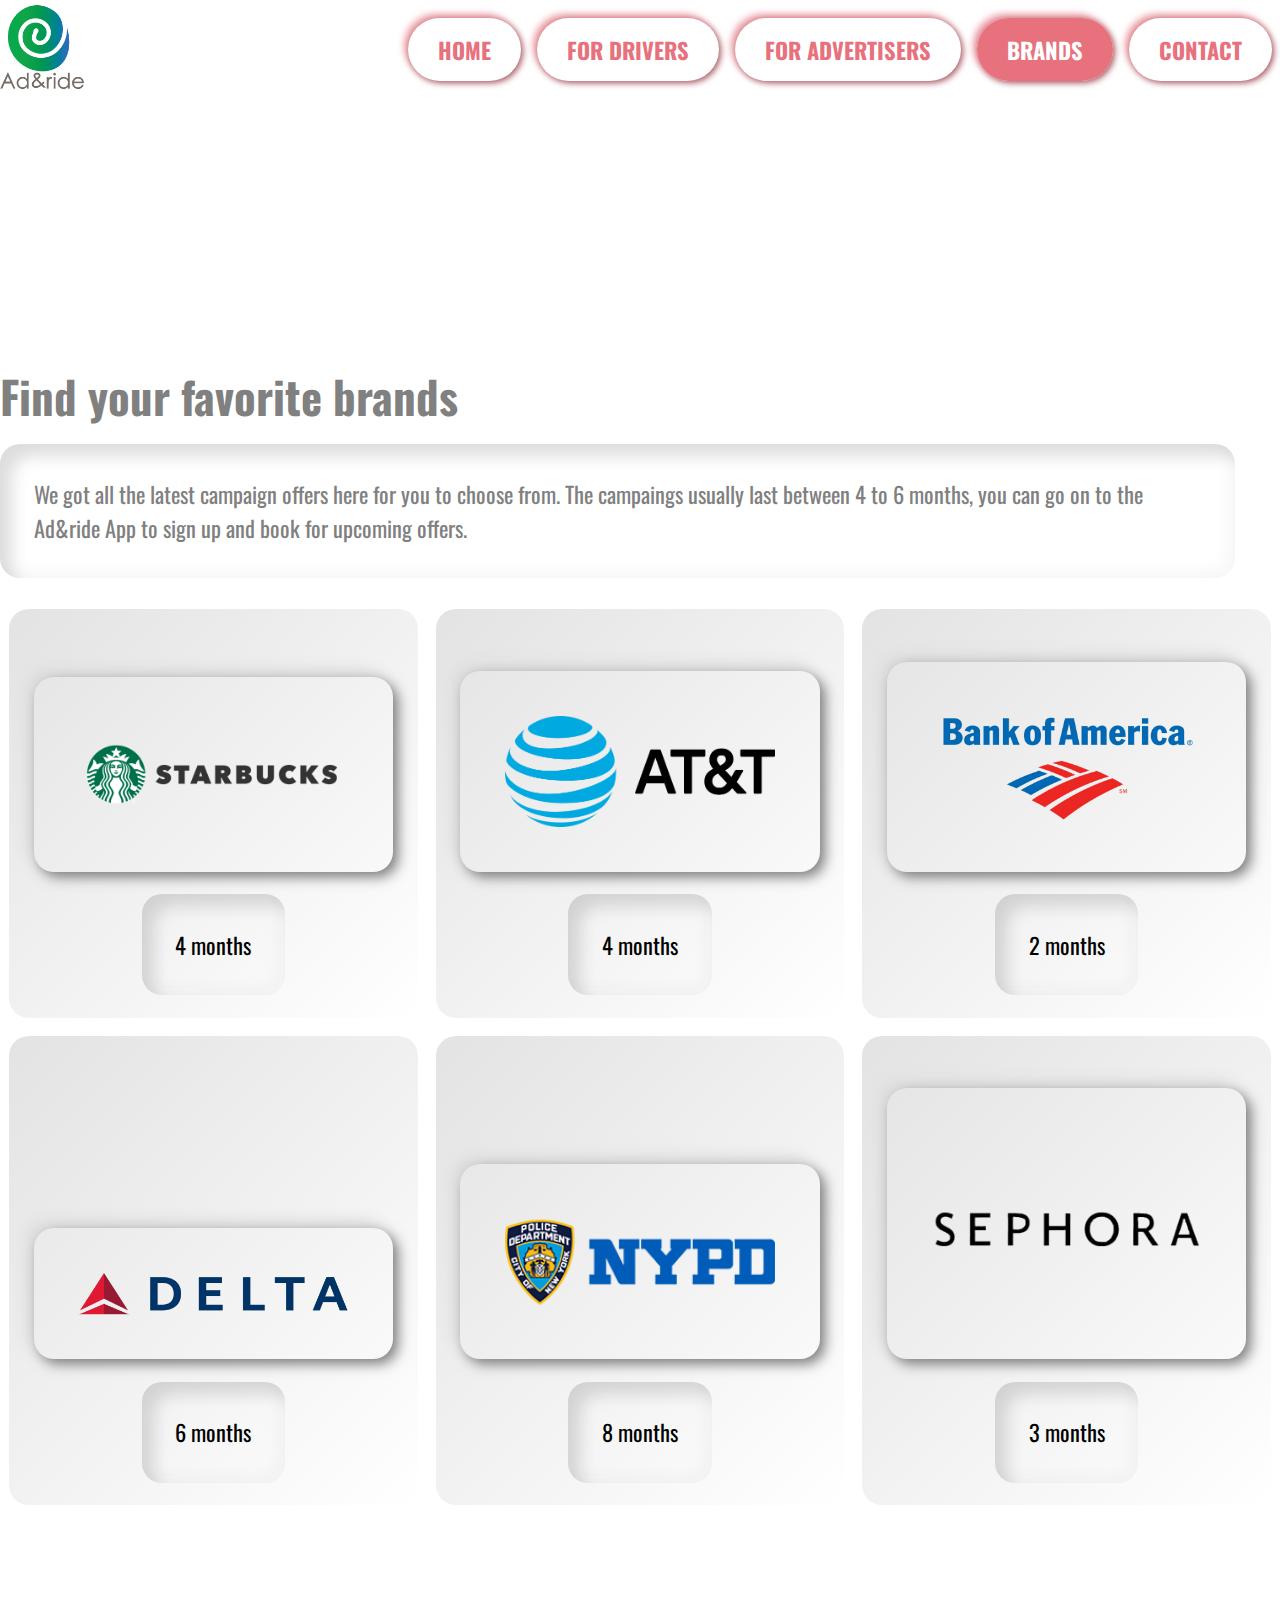
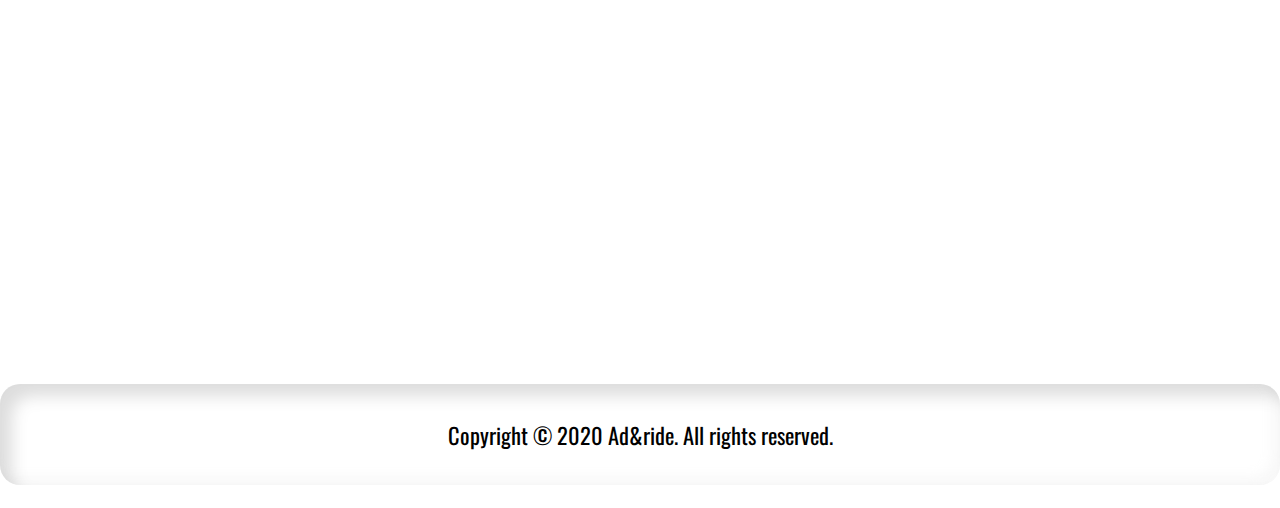
<file: brand.html>
<!DOCTYPE html>
<html lang="en" dir="ltr">

<head>
  <meta charset="utf-8">

  <link rel="stylesheet" href="brand.css">
  <link rel="preconnect" href="https://fonts.gstatic.com">
  <link href="https://fonts.googleapis.com/css2?family=Oswald:wght@200;300;400&display=swap" rel="stylesheet">

  <title>P4</title>

</head>

<body>

  <div id="main_container">

    <div class="header">

      <a href= "index.html"><img src= "4.png" class = "logo" alt =""></a>
      <ul class="nav">
        <li><a href="index.html">HOME </a></li>
        <li><a href="driver.html">FOR DRIVERS </a></li>
        <li><a href="ad.html">FOR ADVERTISERS </a></li>
        <li><a class="active" href="brand.html">BRANDS </a></li>
        <li><a href="contact.html">CONTACT </a></li>
      </ul>
    </div>

    <div class="page_header">

    </div>
    <div class="textbox_1">
      <h1>Find your favorite brands</h1>
      <p>We got all the latest campaign offers here for you to choose from. The campaings usually last between 4 to 6 months, you can go on to the Ad&ride App to sign up and book for upcoming offers. </p>
    </div>


    <div class="grid" id="brandgrid">
    </div>





    <div class="footer">
  <p>Copyright © 2020 Ad&ride. All rights reserved. </p>
    </div>
  </div>
  <script src="brands.js"></script>

</body>

</html>
</file>
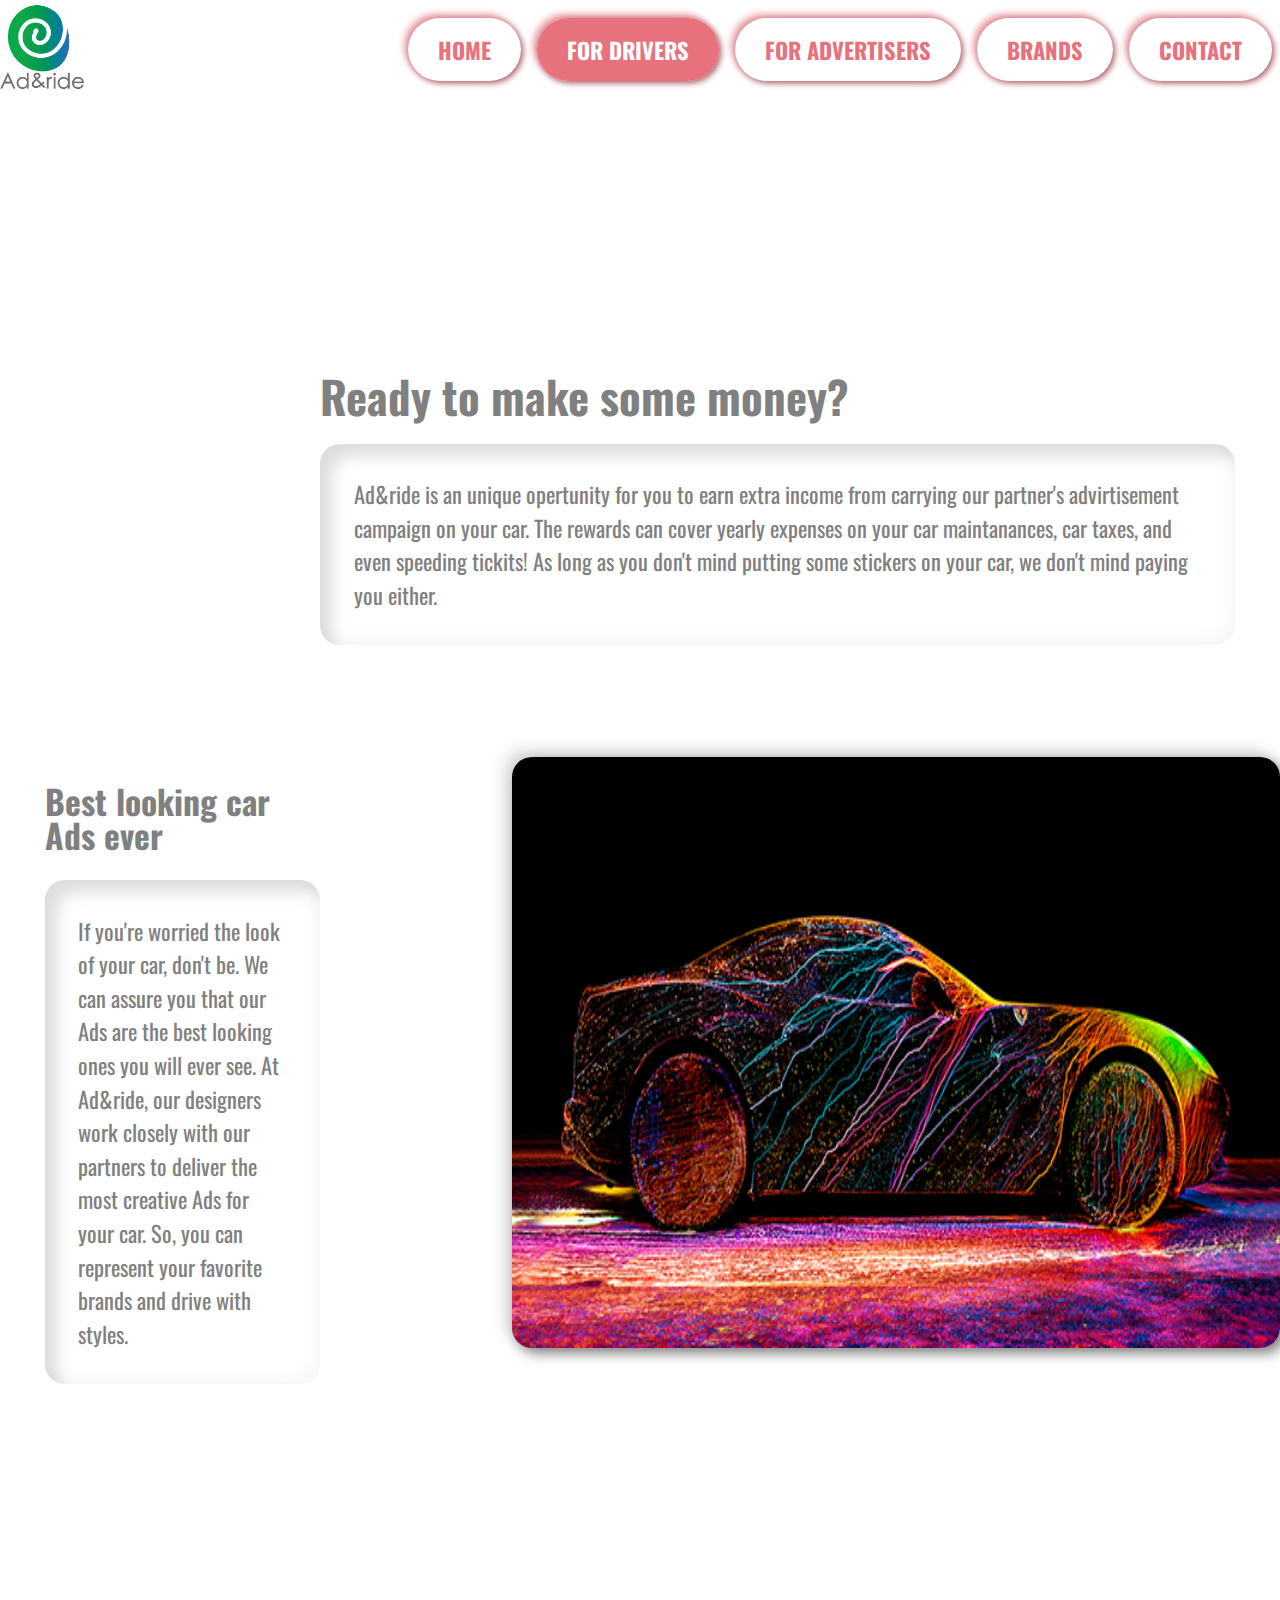
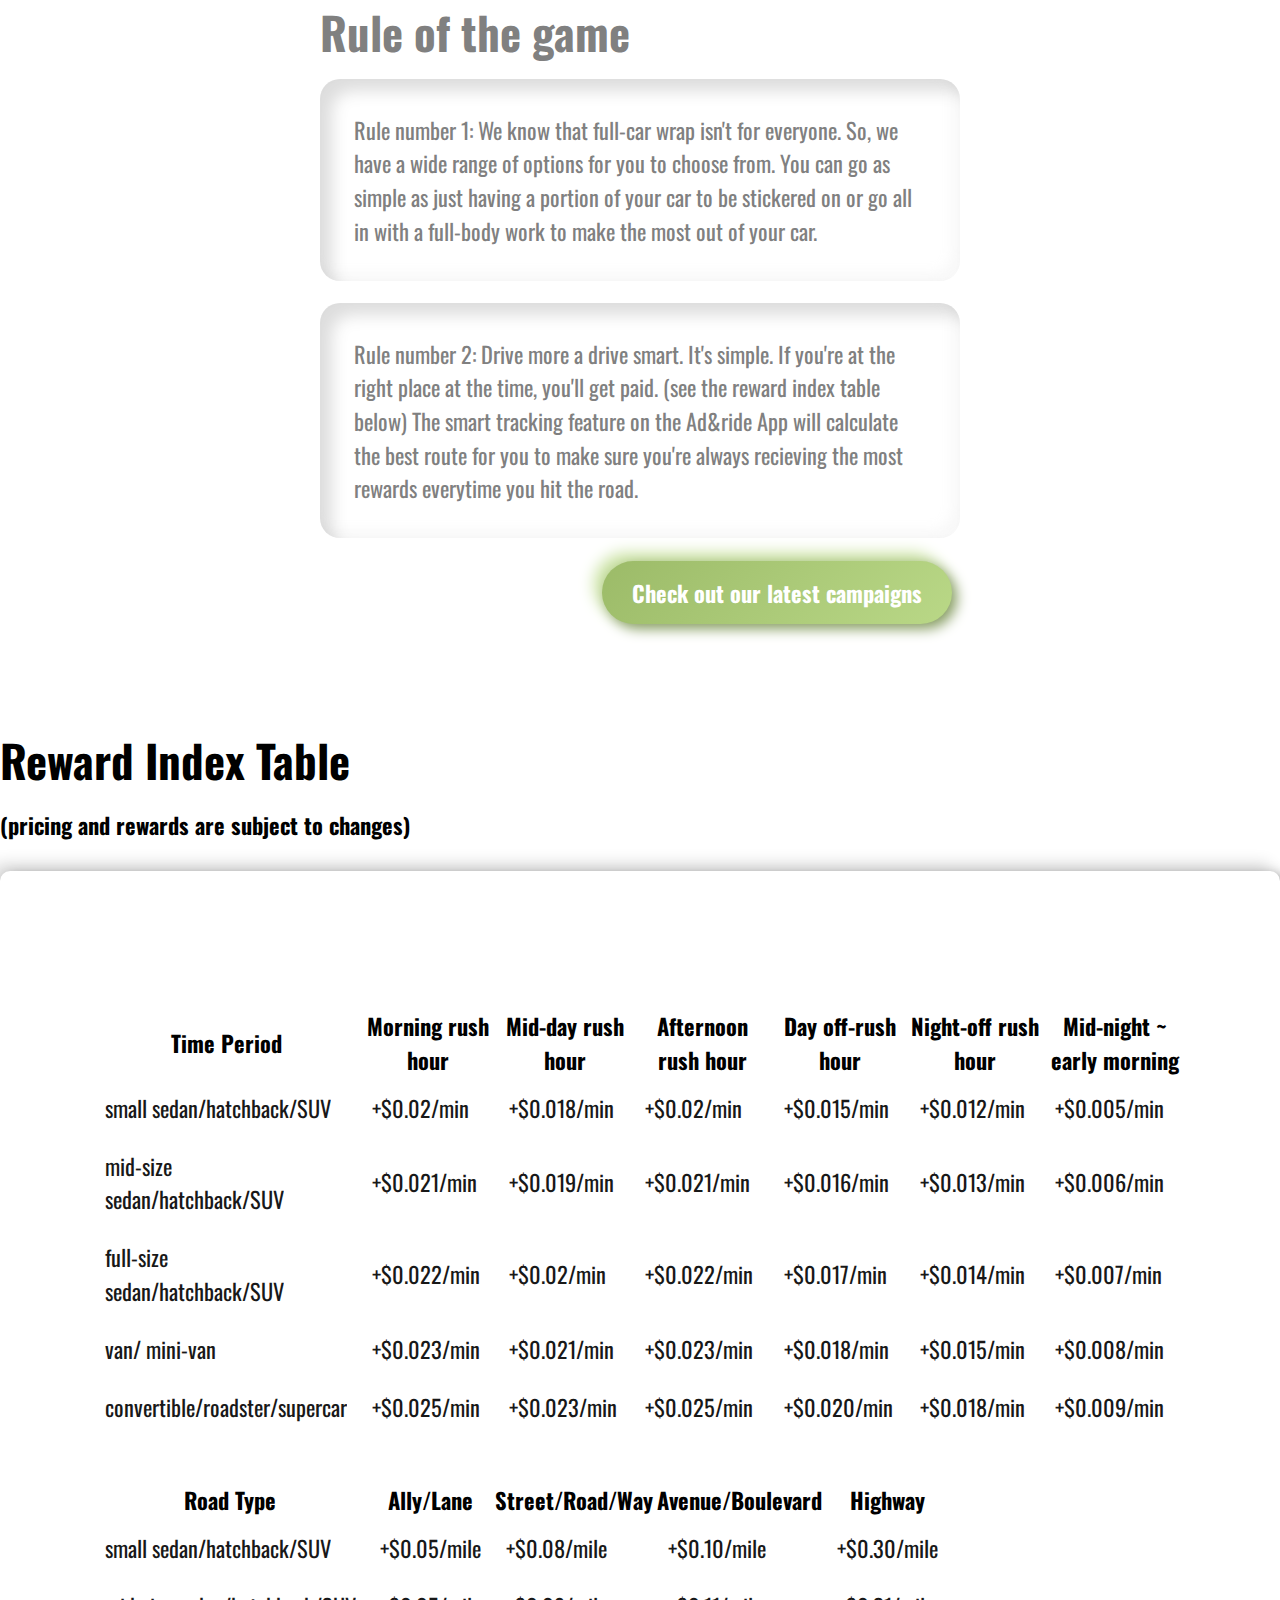
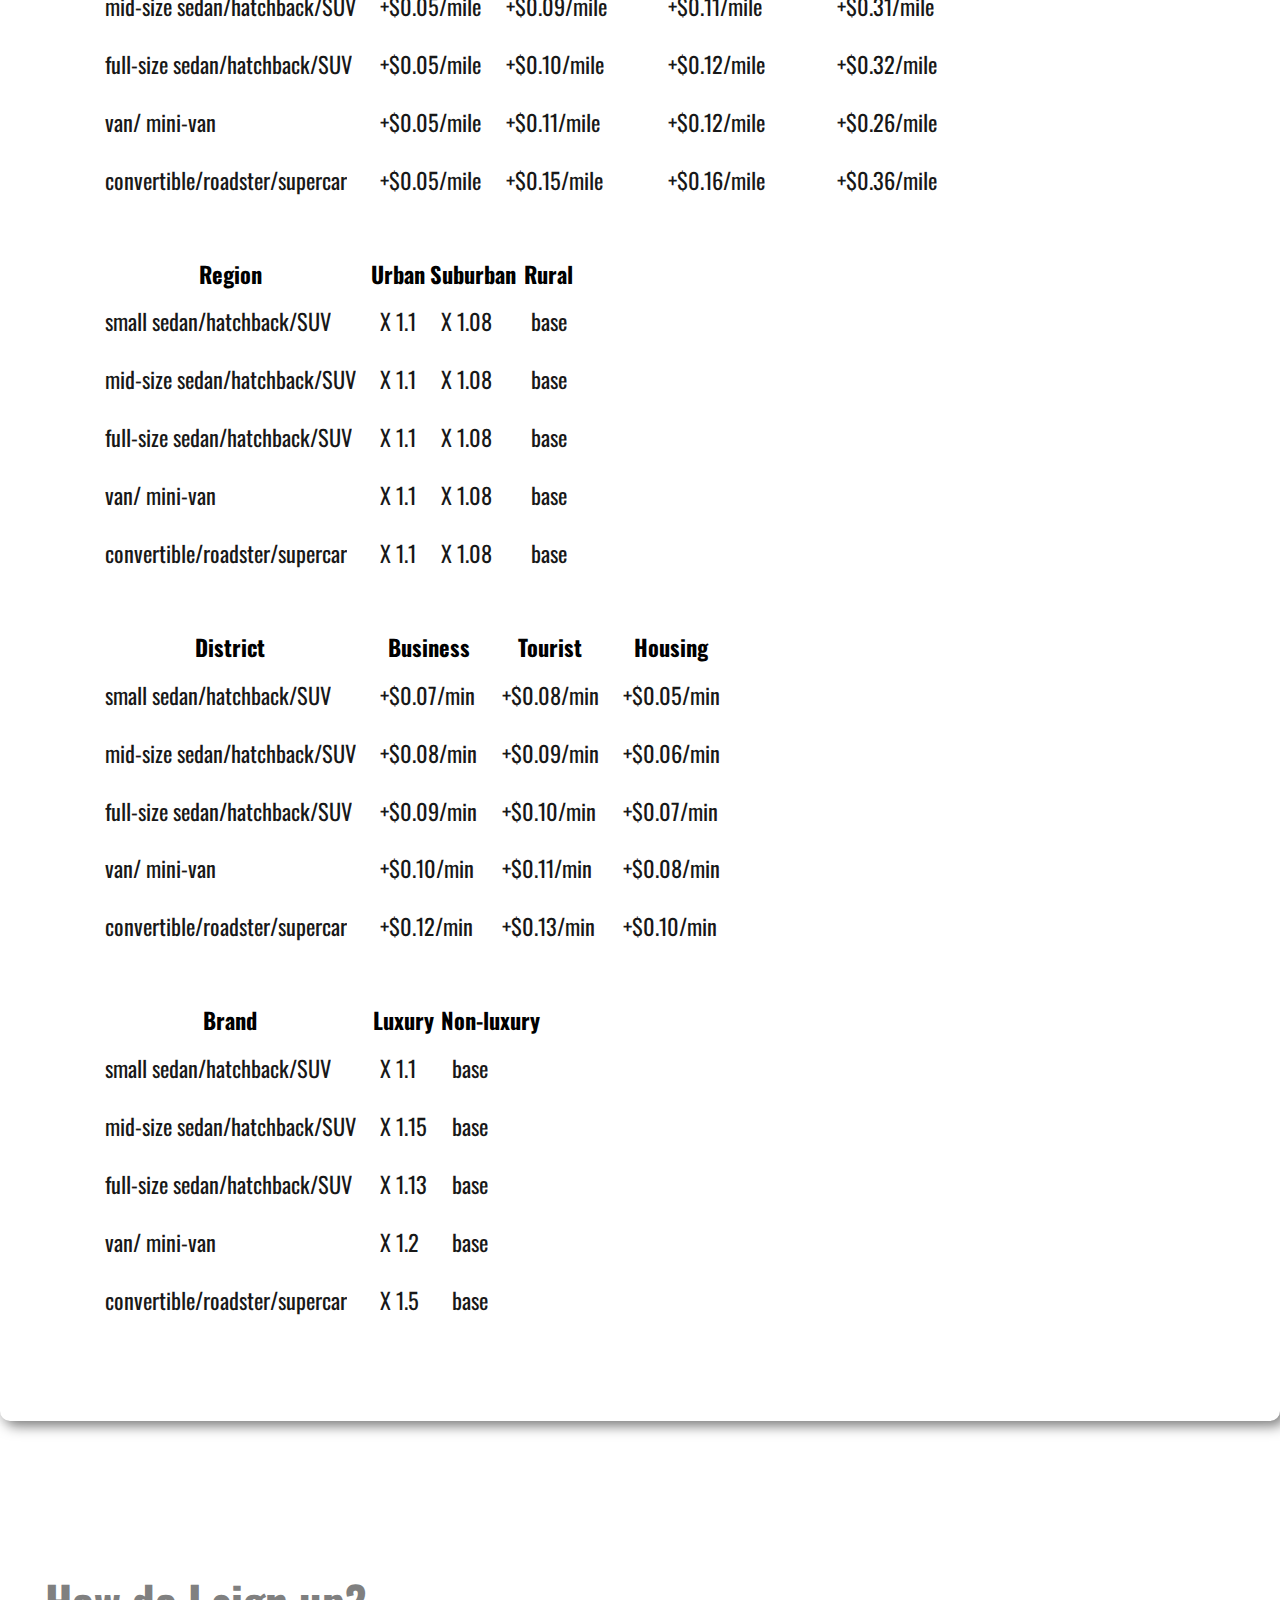
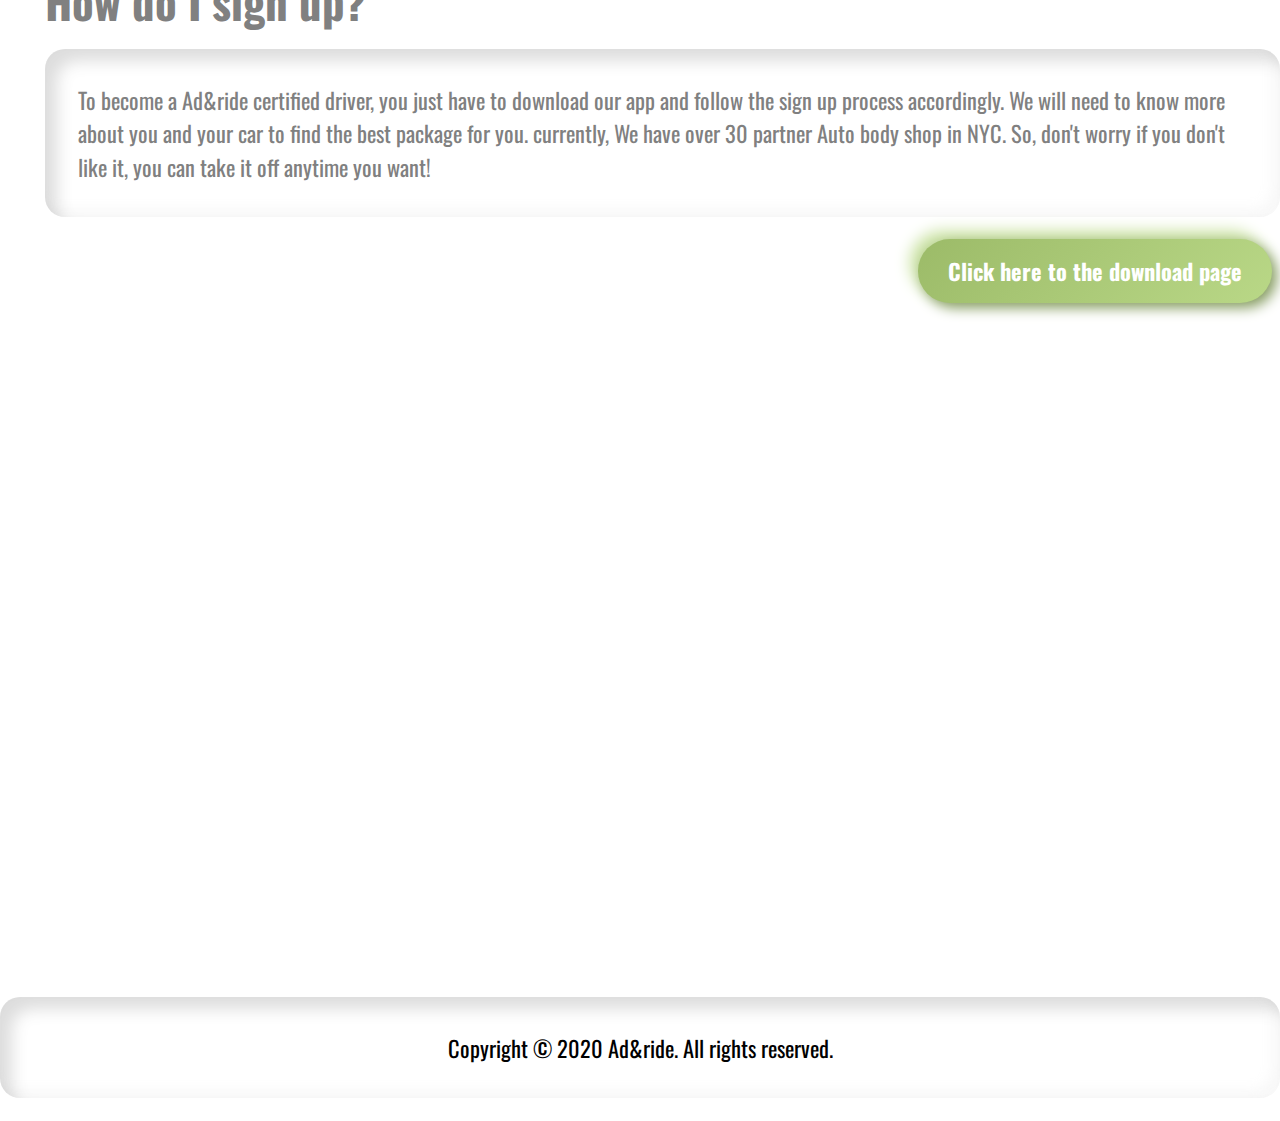
<file: driver.html>
<!DOCTYPE html>
<html lang="en" dir="ltr">

<head>
  <meta charset="utf-8">
  <link rel="preconnect" href="https://fonts.gstatic.com">
  <link href="https://fonts.googleapis.com/css2?family=Oswald:wght@200;300;400&display=swap" rel="stylesheet">

  <link rel="stylesheet" href="driver.css">


  <title>P2</title>

</head>

<body>

  <div id="main_container">

    <div class="header">

      <a href= "index.html"><img src= "4.png" class = "logo" alt =""></a>
      <ul class="nav">
        <li><a href="index.html">HOME </a></li>
        <li><a class="active" href="driver.html">FOR DRIVERS </a></li>
        <li><a href="ad.html">FOR ADVERTISERS </a></li>
        <li><a href="brand.html">BRANDS </a></li>
        <li><a href="contact.html">CONTACT </a></li>
      </ul>
    </div>

    <div class="page_header">

    </div>
    <div class="textbox_1">
      <h1>Ready to make some money?</h1>
      <p>Ad&ride is an unique opertunity for you to earn extra income from carrying our partner's advirtisement campaign on your car. The rewards can cover yearly expenses on your car maintanances, car taxes, and even speeding tickits! As long as you don't mind putting some stickers on your car, we don't mind paying you either.   </p>

    </div>
    <div class="textbox">
      <h2>Best looking car Ads ever</h2>
      <p>If you're worried the look of your car, don't be. We can assure you that our Ads are the best looking ones you will ever see. At Ad&ride, our designers work closely with our partners to deliver the most creative Ads for your car. So, you can represent your favorite brands and drive with styles.</p>
    </div>
    <div class= "imgbox_1">
      <img src= "7.jpg" width="80%" height="80%">
      </div>
      <div class="textbox_3">
        <h1>Rule of the game</h1>
        <p>Rule number 1: We know that full-car wrap isn't for everyone. So, we have a wide range of options for you to choose from. You can go as simple as just having a portion of your car to be stickered on or go all in with a full-body work to make the most out of your car.   </p>
        <p>Rule number 2: Drive more a drive smart. It's simple. If you're at the right place at the time, you'll get paid. (see the reward index table below) The smart tracking feature on the Ad&ride App will calculate the best route for you to make sure you're always recieving the most rewards everytime you hit the road.</p>
      <a href="brand.html" class="button"> Check out our latest campaigns</a>
      </div>






    <div class="tables">
      <h1>Reward Index Table</h1>
      <h4>(pricing and rewards are subject to changes)</h4>
      <table id="table"></table>

    </div>

    <div class="textbox_2">
      <h1>How do I sign up?</h1>
      <p>To become a Ad&ride certified driver, you just have to download our app and follow the sign up process accordingly. We will need to know more about you and your car to find the best package for you. currently, We have over 30 partner Auto body shop in NYC. So, don't worry if you don't like it, you can take it off anytime you want!   </p>
<a href="contact.html" class="button"> Click here to the download page</a>
    </div>





    <div class="footer">
      <p>Copyright © 2020 Ad&ride. All rights reserved. </p>

    </div>
  </div>
  <script src="driver.js"></script>

</body>

</html>
</file>
<file: brand.css>
body{
  margin: 0;
  padding: 0;
  font-family: 'Oswald', sans-serif;
  font-size: 1.4em;
  line-height: 1.5em;
}

#main_container{
  background-color: white;
  height: 150vh;
  display: grid;
  grid-template-columns: 1fr repeat(4, minmax(0,350px)) 1fr;
  grid-gap: 0px;
  grid-template-rows:100px 250px min-content min-content 1fr;

  grid-template-areas:
    ". header header header header ."
    "page_header page_header page_header page_header page_header page_header"
    ". textbox_1 textbox_1 textbox_1 textbox_1 ."
    ". grid grid grid grid ."
    "footer footer footer footer footer footer"
}

.header{

  background-color: white;
  grid-area: header;
  display: flex;
  align-items: center;
  justify-content: space-between;
  width: 100%;
}
.header .logo{
  width: 85px;

}

.header .nav {
  list-style: none;
  padding: 0;
  display: flex;




}
.header .nav a{
  text-decoration: none;

  border-radius: 50em;
  color: #E7717D;
  padding: 15px 30px;
  margin: 0 8px;
  font-weight: bold;
  box-shadow: 2px 2px 6px #A7575F,
            -4px -4px 7px #EB9EA6;


}
.header .nav a:hover,.header .nav .active {
  background-color: #E7717D;
  color: white;
}

.page_header{

  /* background-image: url('2.png'); */
  background-size: 100% 100%;
  background-repeat: no-repeat;

  grid-area: page_header;
}


.textbox_1 {
  padding-right: 2em;
  grid-area: textbox_1;
  color: grey;
}
.grid {
  display: grid;
  grid-template-columns: repeat(1, 1fr);
  grid-column-gap: 2vmin;
  grid-row-gap: 2vmin;
  padding: 1vmin;
  grid-area: grid;
}

.grid img {
  padding: 2em;
  width: 8em;
  height: auto;
}


.contentItem {
  display: flex;
  flex-direction: column;
  justify-content: flex-end;
  align-items: center;
  border-radius: 20px;

  background: linear-gradient(135deg, rgba(0,0,0,0.11), rgba(255,255,255,0.13));
}


.contentItem:hover {
  /* background-color: #E7717D;
  opacity: 50%;
  border-radius: 50px; */
}

p:not(.footer){
  box-shadow:
   12px 12px 16px 0 rgba(85, 85, 85, 0.2) inset,
   -8px -8px 12px 0 rgba(216, 216, 216, .17) inset;
   padding: 1.5em;
   border-radius: 20px;
}
img:not(.logo){
  box-shadow: 5px 5px 13px #7C7C7C,
            -8px -8px 15px #DDDDDD;
            border-radius: 20px;
}




/* .content{

  display: flex;
  grid-area: content;

}
.content img{
  margin: 0 5px 2em 5px;
} */

.footer{
  margin-top: 20em;
  grid-area: footer;
  text-align: center;

}

@media screen and(max-width: 480px){

    #main_container{

      grid-template-areas:
        "header header header header header header"
        "page_header page_header page_header page_header page_header page_header"
        "textbox_1 textbox_1 textbox_1 textbox_1 textbox_1 textbox_1"
        "content content content content content content"
        "footer footer footer footer footer footer"
    }
    imgbox_1{
      display: none;
    }

  }


/* html {
  scroll-behavior: smooth;
} */





/* @media only screen and (min-width: 768px) { /*tablets and laptops*/





  .grid {
    display: grid;
    grid-template-columns: repeat(3, 1fr);
    grid-column-gap: 2vmin;
    grid-row-gap: 2vmin;
    padding: 1vmin;
  }

  .grid img {
    width: 30vmin;
  }

  .contentYear {
    display: flex;

    color: #464646;

  }

  .contentNotes {
    display: flex;
    padding: 3vmin;
    color: #464646;


  }
</file>
<file: driver.css>
body{
  margin: 0;
  padding: 0;
  font-family: 'Oswald', sans-serif;
  font-size: 1.4em;
  line-height: 1.5em;
}

#main_container{
  background-color: white;
  height: 300vh;
  display: grid;
  grid-template-columns: 1fr repeat(4, minmax(0,350px)) 1fr;
  grid-gap: 0px;
  grid-template-rows:100px 250px min-content min-content min-content min-content min-content 1fr;

  grid-template-areas:
    ". header header header header ."
    "page_header page_header page_header page_header page_header page_header"
    ". . textbox_1 textbox_1 textbox_1  ."
    ". textbox imgbox_1 imgbox_1 imgbox_1 ."

    ". . textbox_3 textbox_3 .  ."
    ". grid grid grid grid ."
    ". textbox_2 textbox_2 textbox_2 textbox_2  ."
    "footer footer footer footer footer footer"
}
.tables{
  grid-area: grid;

  grid-column-gap: 2vmin;
  grid-row-gap: 2vmin;
  font-size: 1em;
}

#table{
  /* background-color: #FFDAB9; */

  box-shadow: 5px 5px 13px #7C7C7C,
            -8px -8px 15px #DDDDDD;
            border-radius: 30px;


  border-radius: 10px;
  line-height: 1.5em;
  padding:4em;

}
.table{

}
.tbody{
  /* border-style: 2px dashed; */

}



.header{

  background-color: white;
  grid-area: header;
  display: flex;
  align-items: center;
  justify-content: space-between;
  width: 100%;
}
.header .logo{
  width: 85px;

}

.header .nav {
  list-style: none;
  padding: 0;
  display: flex;




}
p:not(.footer){
  box-shadow:
   12px 12px 16px 0 rgba(85, 85, 85, 0.2) inset,
   -8px -8px 12px 0 rgba(216, 216, 216, .17) inset;
   padding: 1.5em;
   border-radius: 20px;
}
img:not(.logo){
  box-shadow: 5px 5px 13px #7C7C7C,
            -8px -8px 15px #DDDDDD;
            border-radius: 20px;
}
.header .nav a{
  text-decoration: none;

  border-radius: 50em;
  color: #E7717D;
  padding: 15px 30px;
  margin: 0 8px;
  font-weight: bold;
  box-shadow: 2px 2px 6px #A7575F,
            -4px -4px 7px #EB9EA6;


}
.header .nav a:hover,.header .nav .active {
  background-color: #E7717D;
  color: white;
}

.page_header{

  /* background-image: url('2.png'); */
  background-size: 100% 100%;
  background-repeat: no-repeat;

  grid-area: page_header;
}

.textbox{
  padding-left: 2em;
  padding-bottom: 4em;
  grid-area: textbox;
  color: grey;
}
.textbox_1 {
  padding-right: 2em;
  padding-bottom: 4em;
  grid-area: textbox_1;
  color: grey;
}
.textbox_2 {

  padding-left: 2em;
  padding-bottom: 6em;
  padding-top: 6em;
  grid-area: textbox_2;
  color: grey;
}
.textbox_3{
  padding-top: 4em;
  color: grey;
  grid-area: textbox_3;
}

.button{
  box-shadow: 5px 5px 13px #879D63,
            -8px -8px 15px #CAE2A3;
  text-decoration: none;
  background: linear-gradient(135deg, rgba(0,0,0,0.11), rgba(255,255,255,0.13));
  border-radius: 50em;
  background-color: #AFD275;
  color: white;
  padding: 15px 30px;
  margin: 0 8px;
  font-weight: bold;
  float: right;
  margin-bottom: 4em;

}

.imgbox_1{
  display: flex;
  justify-content: flex-end;
  padding: 0em 0em 0em 0em;

  grid-area: imgbox_1;
}
.imgbox_2 {
  padding: 0em 4em 6em 0em;

  grid-area: imgbox_2;
}

.imgbox_3{
  padding: 0em 4em 0em 0em;
  grid-area: imgbox_3;
}

.mystyle{

padding: 0.5em;
font-size: 1em;
opacity: 90%;
}

.thstyle{
  padding-top: 2em;
  font-size: 1em;
  color: black;
}

/* .content{

  display: flex;
  grid-area: content;

}
.content img{
  margin: 0 5px 2em 5px;
} */

.footer{
  margin-top: 20em;
  grid-area: footer;
  text-align: center;

}

@media screen and(max-width: 480px){

    #main_container{

      grid-template-areas:
        "header header header header header header"
        "page_header page_header page_header page_header page_header page_header"
        "textbox_1 textbox_1 textbox_1 textbox_1 textbox_1 textbox_1"
        "content content content content content content"
        "footer footer footer footer footer footer"
    }
    imgbox_1{
      display: none;
    }

  }
}
</file>
